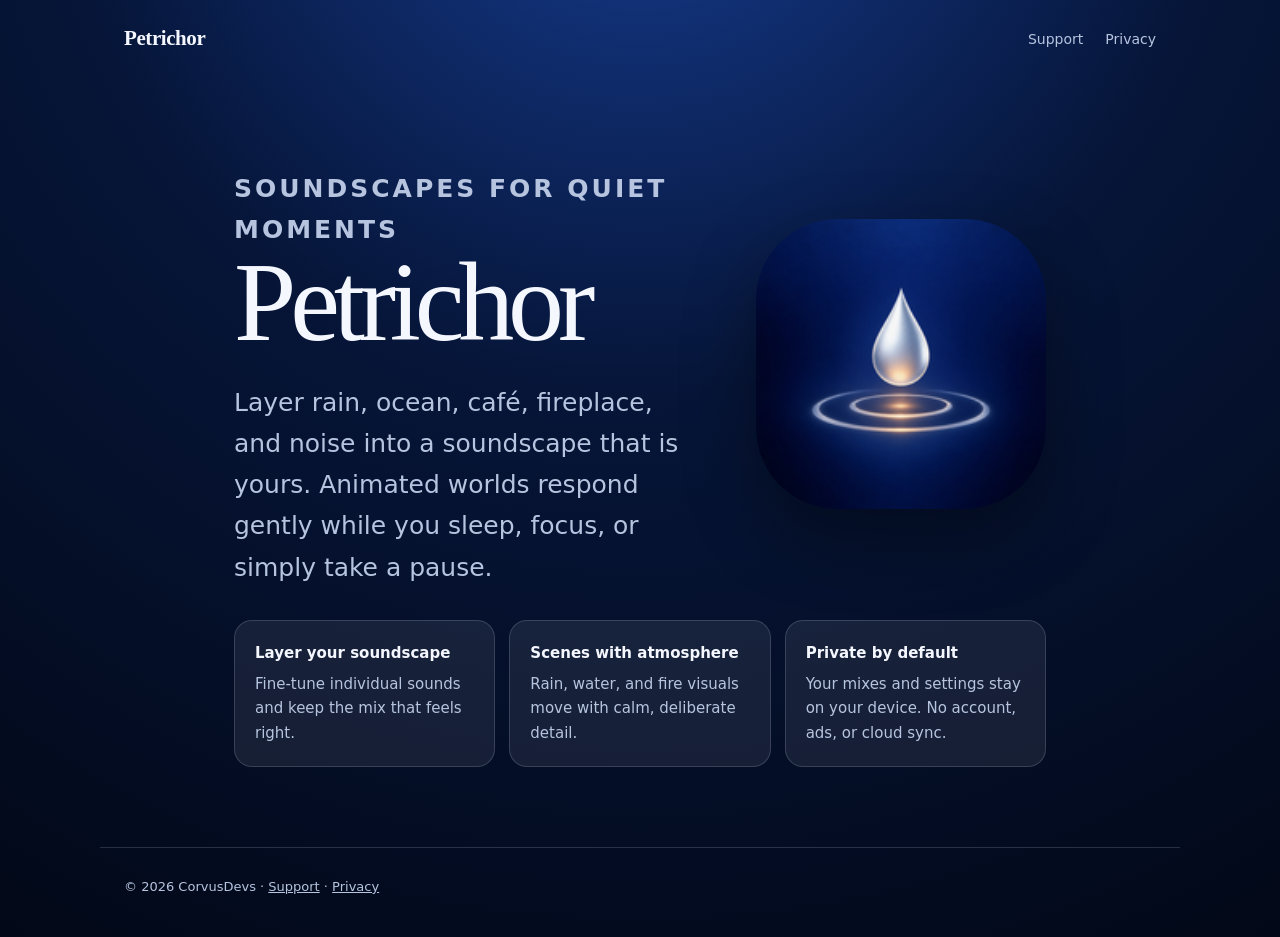
<file: docs/index.html>
<!DOCTYPE html>
<html lang="en">
<head>
<meta charset="UTF-8">
<title>Petrichor, Calm Sounds for Sleep & Focus</title>
<meta name="viewport" content="width=device-width, initial-scale=1.0, viewport-fit=cover">
<meta name="description" content="Petrichor is a calming sounds app for sleep, focus, and quiet moments. Layer rainfall, fireplaces, oceans, and more. No subscription.">
<meta name="robots" content="index,follow">
<link rel="canonical" href="https://corvusdevs.github.io/Petrichor/">
<link rel="icon" type="image/png" sizes="32x32" href="favicon-32.png">
<link rel="apple-touch-icon" href="apple-touch-icon.png">
<meta property="og:type" content="website">
<meta property="og:title" content="Petrichor, Calm Sounds for Sleep &amp; Focus">
<meta property="og:description" content="Build a personal soundscape from rain, ocean, café, fireplace, and noise.">
<meta property="og:url" content="https://corvusdevs.github.io/Petrichor/">
<meta property="og:image" content="https://corvusdevs.github.io/Petrichor/og-image.png">
<meta name="twitter:card" content="summary_large_image">
<script type="application/ld+json">
{
  "@context": "https://schema.org",
  "@type": "SoftwareApplication",
  "name": "Petrichor",
  "applicationCategory": "HealthApplication",
  "operatingSystem": "iOS, iPadOS, macOS",
  "description": "A calming sounds app for sleep, focus, and quiet moments. Layer rainfall, fireplaces, oceans, cafés, and noise.",
  "image": "https://corvusdevs.github.io/Petrichor/og-image.png",
  "url": "https://corvusdevs.github.io/Petrichor/",
  "publisher": {
    "@type": "Organization",
    "name": "CorvusDevs"
  }
}
</script>
<link rel="stylesheet" href="site.css">
</head>
<body>
<nav aria-label="Main navigation">
  <a class="nav-brand" href="index.html">Petrichor</a>
  <button class="nav-toggle" aria-label="Menu" aria-expanded="false" onclick="var o=document.body.classList.toggle('nav-open');this.setAttribute('aria-expanded',o);">Menu</button>
  <ul class="nav-links"><li><a href="support.html">Support</a></li><li><a href="privacy.html">Privacy</a></li></ul>
</nav>
<main class="shell">
  <section class="hero" aria-labelledby="page-title">
    <div>
      <p class="eyebrow">Soundscapes for quiet moments</p>
      <h1 id="page-title">Petrichor</h1>
      <p>Layer rain, ocean, café, fireplace, and noise into a soundscape that is yours. Animated worlds respond gently while you sleep, focus, or simply take a pause.</p>
    </div>
    <img class="hero-art" src="apple-touch-icon.png" width="180" height="180" alt="Petrichor app icon, a luminous water droplet on midnight blue">
  </section>
  <section class="features" aria-label="Petrichor highlights">
    <div class="feature"><strong>Layer your soundscape</strong>Fine-tune individual sounds and keep the mix that feels right.</div>
    <div class="feature"><strong>Scenes with atmosphere</strong>Rain, water, and fire visuals move with calm, deliberate detail.</div>
    <div class="feature"><strong>Private by default</strong>Your mixes and settings stay on your device. No account, ads, or cloud sync.</div>
  </section>
</main>
<footer>© 2026 CorvusDevs · <a href="support.html">Support</a> · <a href="privacy.html">Privacy</a></footer>
</body>
</html>
</file>
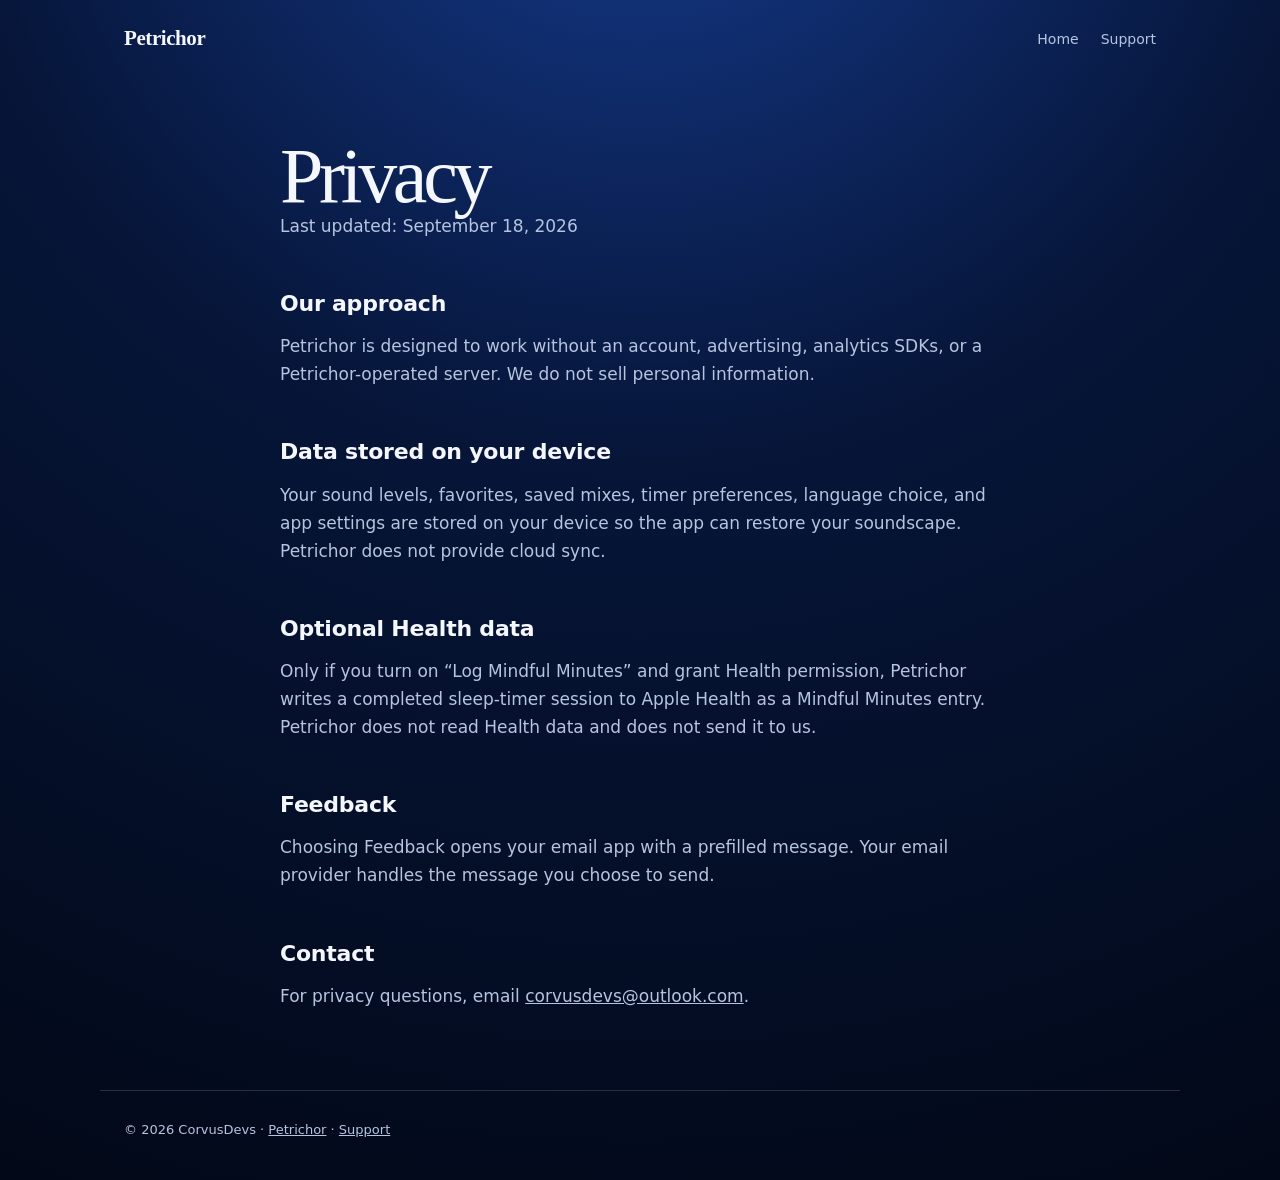
<file: docs/privacy.html>
<!doctype html>
<html lang="en">
<head>
  <meta charset="utf-8">
  <meta name="viewport" content="width=device-width, initial-scale=1.0, viewport-fit=cover">
  <title>Petrichor Privacy</title>
  <meta name="description" content="Petrichor privacy information.">
  <meta name="robots" content="index,follow">
  <link rel="canonical" href="https://corvusdevs.github.io/Petrichor/privacy.html">
  <link rel="icon" type="image/png" sizes="32x32" href="favicon-32.png">
  <link rel="apple-touch-icon" href="apple-touch-icon.png">
  <link rel="stylesheet" href="site.css">
</head>
<body>
  <nav aria-label="Main navigation">
    <a class="nav-brand" href="index.html">Petrichor</a>
    <button class="nav-toggle" aria-label="Menu" aria-expanded="false" onclick="var o=document.body.classList.toggle('nav-open');this.setAttribute('aria-expanded',o);">Menu</button>
    <ul class="nav-links"><li><a href="index.html">Home</a></li><li><a href="support.html">Support</a></li></ul>
  </nav>
  <main class="shell"><article>
    <h1>Privacy</h1>
    <p>Last updated: September 18, 2026</p>

    <h2>Our approach</h2>
    <p>Petrichor is designed to work without an account, advertising, analytics SDKs, or a Petrichor-operated server. We do not sell personal information.</p>

    <h2>Data stored on your device</h2>
    <p>Your sound levels, favorites, saved mixes, timer preferences, language choice, and app settings are stored on your device so the app can restore your soundscape. Petrichor does not provide cloud sync.</p>

    <h2>Optional Health data</h2>
    <p>Only if you turn on “Log Mindful Minutes” and grant Health permission, Petrichor writes a completed sleep-timer session to Apple Health as a Mindful Minutes entry. Petrichor does not read Health data and does not send it to us.</p>

    <h2>Feedback</h2>
    <p>Choosing Feedback opens your email app with a prefilled message. Your email provider handles the message you choose to send.</p>

    <h2>Contact</h2>
    <p>For privacy questions, email <a href="mailto:corvusdevs@outlook.com">corvusdevs@outlook.com</a>.</p>
  </article></main>
  <footer>© 2026 CorvusDevs · <a href="index.html">Petrichor</a> · <a href="support.html">Support</a></footer>
</body>
</html>
</file>
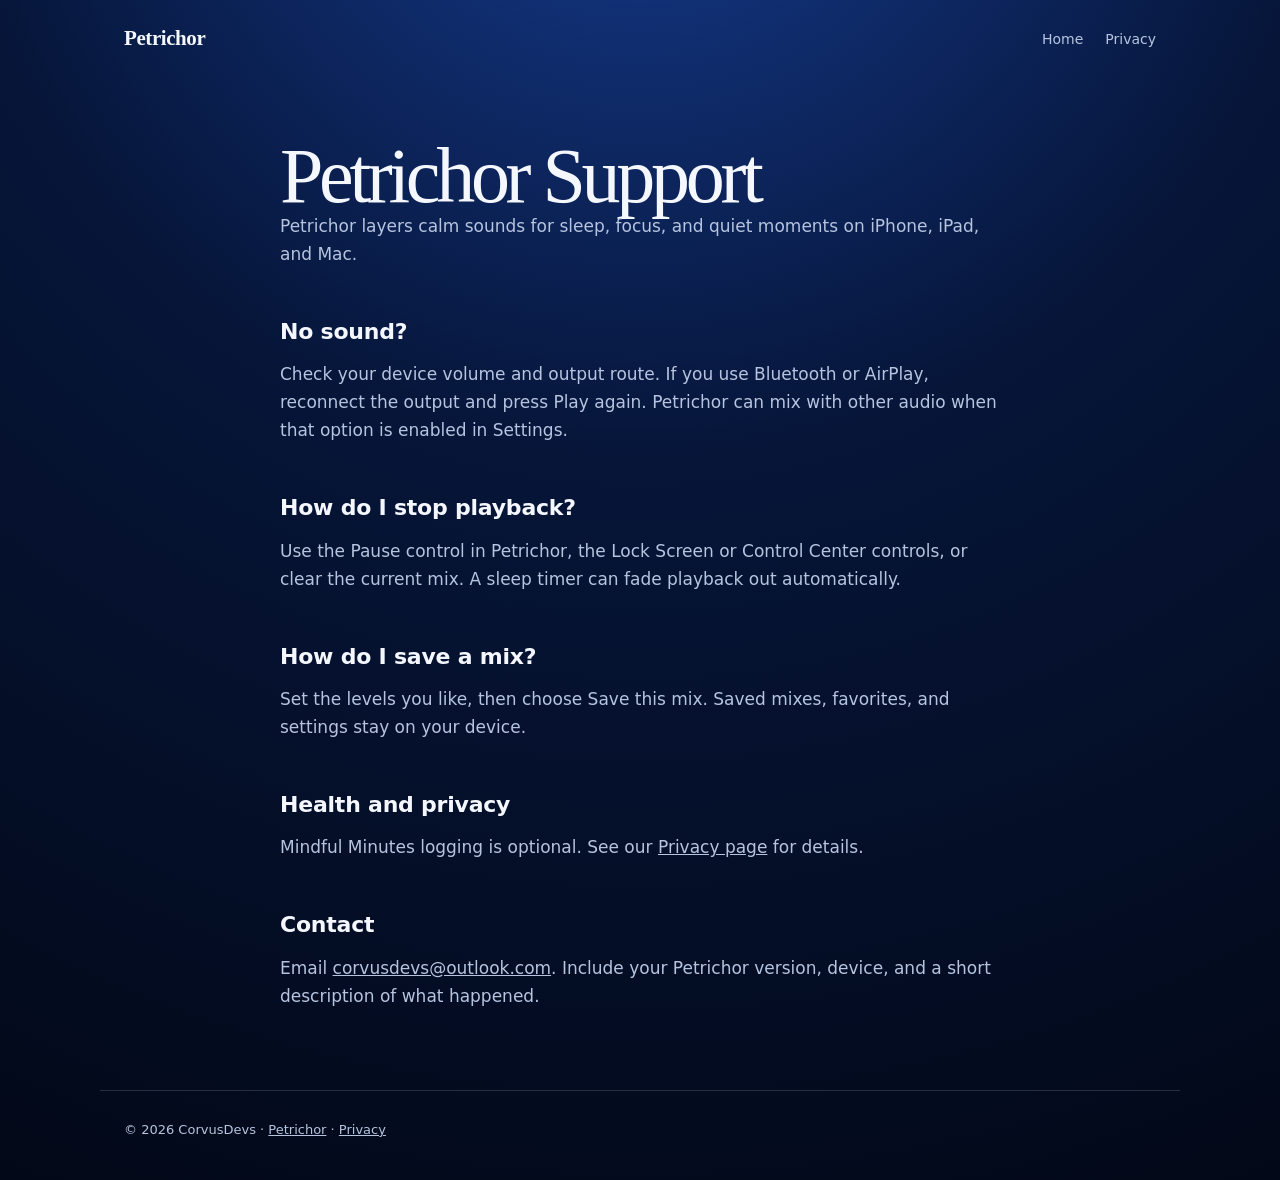
<file: docs/support.html>
<!doctype html>
<html lang="en">
<head>
  <meta charset="utf-8">
  <meta name="viewport" content="width=device-width, initial-scale=1.0, viewport-fit=cover">
  <title>Petrichor Support</title>
  <meta name="description" content="Help with Petrichor calm sounds for sleep and focus.">
  <meta name="robots" content="index,follow">
  <link rel="canonical" href="https://corvusdevs.github.io/Petrichor/support.html">
  <link rel="icon" type="image/png" sizes="32x32" href="favicon-32.png">
  <link rel="apple-touch-icon" href="apple-touch-icon.png">
  <link rel="stylesheet" href="site.css">
</head>
<body>
  <nav aria-label="Main navigation">
    <a class="nav-brand" href="index.html">Petrichor</a>
    <button class="nav-toggle" aria-label="Menu" aria-expanded="false" onclick="var o=document.body.classList.toggle('nav-open');this.setAttribute('aria-expanded',o);">Menu</button>
    <ul class="nav-links"><li><a href="index.html">Home</a></li><li><a href="privacy.html">Privacy</a></li></ul>
  </nav>
  <main class="shell"><article>
    <h1>Petrichor Support</h1>
    <p>Petrichor layers calm sounds for sleep, focus, and quiet moments on iPhone, iPad, and Mac.</p>

    <h2>No sound?</h2>
    <p>Check your device volume and output route. If you use Bluetooth or AirPlay, reconnect the output and press Play again. Petrichor can mix with other audio when that option is enabled in Settings.</p>

    <h2>How do I stop playback?</h2>
    <p>Use the Pause control in Petrichor, the Lock Screen or Control Center controls, or clear the current mix. A sleep timer can fade playback out automatically.</p>

    <h2>How do I save a mix?</h2>
    <p>Set the levels you like, then choose Save this mix. Saved mixes, favorites, and settings stay on your device.</p>

    <h2>Health and privacy</h2>
    <p>Mindful Minutes logging is optional. See our <a href="privacy.html">Privacy page</a> for details.</p>

    <h2>Contact</h2>
    <p>Email <a href="mailto:corvusdevs@outlook.com?subject=Petrichor%20support">corvusdevs@outlook.com</a>. Include your Petrichor version, device, and a short description of what happened.</p>
  </article></main>
  <footer>© 2026 CorvusDevs · <a href="index.html">Petrichor</a> · <a href="privacy.html">Privacy</a></footer>
</body>
</html>
</file>
<file: docs/site.css>
:root {
  --night: #061538;
  --night-deep: #020817;
  --surface: rgba(255, 255, 255, 0.075);
  --border: rgba(229, 239, 255, 0.16);
  --text: #f5f7ff;
  --muted: #b6c4df;
  --warm: #f3c88d;
}
* { box-sizing: border-box; }
html, body { min-height: 100%; overflow-x: clip; }
body { margin: 0; background: radial-gradient(circle at 50% -20%, #163d93 0%, var(--night) 45%, var(--night-deep) 100%); color: var(--text); font: 17px/1.65 -apple-system, BlinkMacSystemFont, "SF Pro Text", system-ui, sans-serif; }
a { color: inherit; }
img { display: block; max-width: 100%; height: auto; }
nav { position: relative; display: flex; align-items: center; justify-content: space-between; max-width: 1080px; margin: 0 auto; padding: 24px; }
.nav-brand { color: var(--text); font: 700 21px/1 Georgia, serif; text-decoration: none; letter-spacing: -0.02em; }
.nav-links { display: flex; gap: 22px; margin: 0; padding: 0; list-style: none; }
.nav-links a { color: var(--muted); font-size: 14px; text-decoration: none; }
.nav-links a:hover, .nav-links a:focus-visible { color: var(--text); }
.nav-toggle { display: none; background: transparent; border: 1px solid var(--border); border-radius: 9px; color: var(--text); cursor: pointer; padding: 8px; }
.shell { max-width: 860px; margin: 0 auto; padding: 64px 24px 80px; }
.hero { min-height: 440px; display: grid; grid-template-columns: minmax(0, 1fr) 290px; align-items: center; gap: 64px; }
.hero h1, article h1 { margin: 0; font: 400 clamp(56px, 11vw, 112px)/0.92 Georgia, "Times New Roman", serif; letter-spacing: -0.055em; }
.hero p { max-width: 510px; margin: 28px 0 0; color: var(--muted); font-size: clamp(19px, 3vw, 25px); }
.hero-art { width: min(290px, 100%); justify-self: end; border-radius: 28%; box-shadow: 0 28px 70px rgba(0, 0, 0, 0.38); }
.eyebrow { color: var(--warm); font-size: 13px; font-weight: 700; letter-spacing: 0.12em; text-transform: uppercase; }
.features { display: grid; grid-template-columns: repeat(3, 1fr); gap: 14px; margin-top: 32px; }
.feature { padding: 20px; border: 1px solid var(--border); border-radius: 18px; background: var(--surface); color: var(--muted); font-size: 15px; }
.feature strong { display: block; margin-bottom: 6px; color: var(--text); }
article { max-width: 720px; margin: 0 auto; }
article h1 { font-size: clamp(46px, 8vw, 78px); }
article .updated { margin: 18px 0 52px; color: var(--muted); }
article h2 { margin: 46px 0 10px; font-size: 22px; letter-spacing: -0.01em; }
article p { margin: 0; color: var(--muted); }
footer { max-width: 1080px; margin: 0 auto; padding: 28px 24px 40px; border-top: 1px solid var(--border); color: var(--muted); font-size: 13px; }
@media (max-width: 720px) {
  .hero { grid-template-columns: 1fr; gap: 38px; min-height: 0; }
  .hero-art { justify-self: start; width: 180px; }
  .features { grid-template-columns: 1fr; }
  .nav-toggle { display: inline-flex; align-items: center; justify-content: center; }
  .nav-links { display: none; position: absolute; z-index: 2; top: 100%; left: 0; right: 0; flex-direction: column; gap: 0; padding: 6px 24px 10px; background: var(--night); border-top: 1px solid var(--border); border-bottom: 1px solid var(--border); }
  .nav-links li a { display: block; padding: 12px 0; }
  body.nav-open .nav-links { display: flex; }
}
</file>
